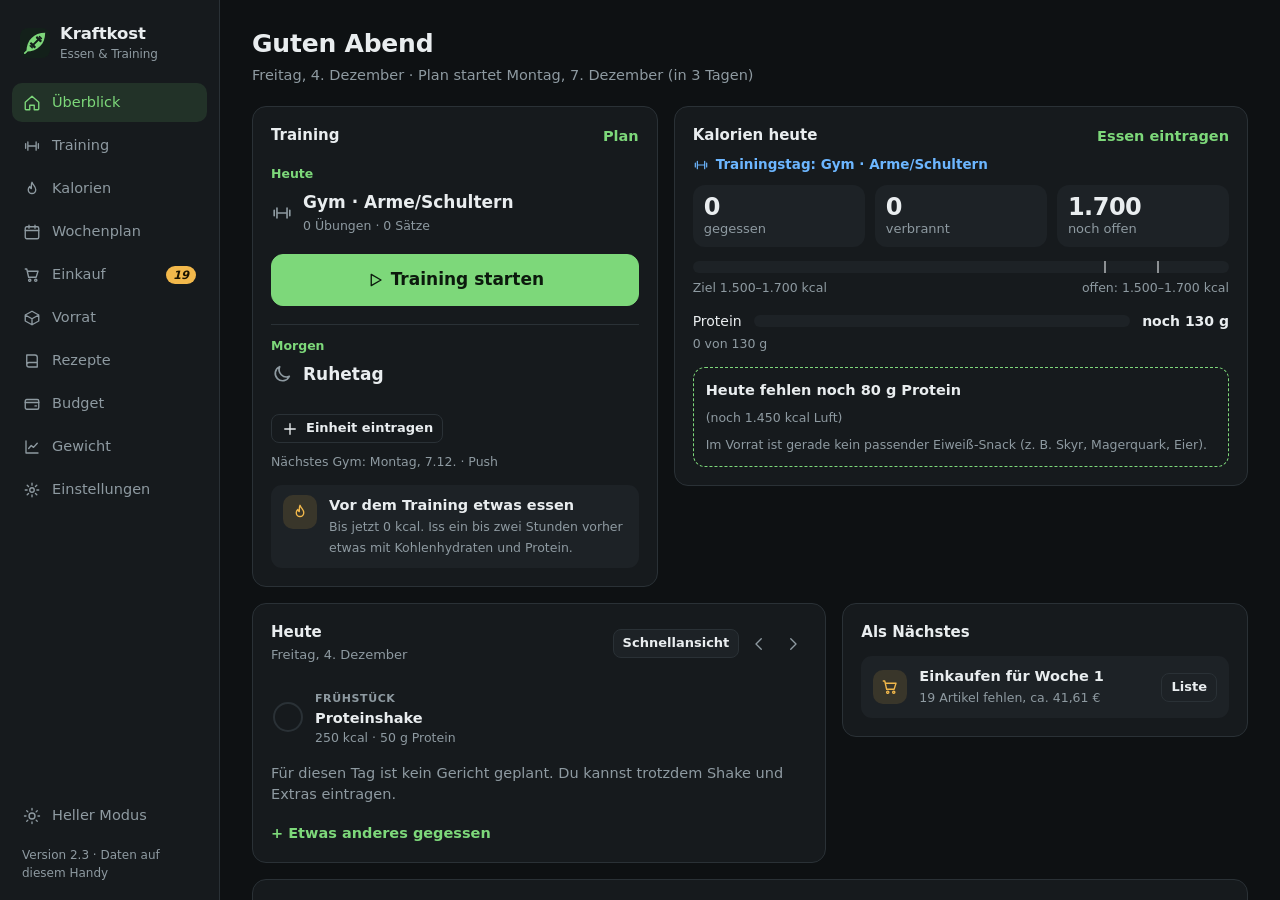
<file: index.html>
<!doctype html>
<html lang="de" data-theme="dark">
<head>
<meta charset="utf-8">
<meta name="viewport" content="width=device-width, initial-scale=1, viewport-fit=cover">
<meta name="theme-color" content="#0e1113">
<meta name="mobile-web-app-capable" content="yes">
<meta name="apple-mobile-web-app-capable" content="yes">
<meta name="apple-mobile-web-app-status-bar-style" content="black-translucent">
<meta name="apple-mobile-web-app-title" content="Kraftkost">
<title>Kraftkost</title>
<link rel="manifest" href="manifest.webmanifest">
<link rel="icon" href="icon.svg" type="image/svg+xml">
<link rel="apple-touch-icon" href="apple-touch-icon.png">
<link rel="stylesheet" href="app.css">
<style>
  .boot { display: grid; place-items: center; height: 100vh; height: 100dvh; padding: 24px; text-align: center; color: var(--muted); }
  .boot img { width: 64px; height: 64px; margin-bottom: 14px; }
  .boot b { display: block; color: var(--text); font-size: 17px; margin-bottom: 4px; }
  .boot.err b { color: var(--red); }
</style>
</head>
<body>
<div id="boot" class="boot"><div><img src="icon.svg" alt=""><b>Kraftkost</b><span id="bootMsg">Wird geladen …</span></div></div>
<div id="app" hidden>
  <nav class="side" id="nav"></nav>
  <main id="view"></main>
</div>
<div id="modal" class="modal" hidden></div>
<div id="toast" class="toast" hidden></div>
<div id="offline" class="offline" hidden><div class="offline-box"><h2>Fehler</h2><p>Bitte die App neu öffnen.</p></div></div>
<script src="wasm_exec.js"></script>
<script>
(function () {
  try { if (localStorage.getItem('mealprep-theme') === 'light') document.documentElement.dataset.theme = 'light'; } catch (e) {}
  var bootErr = function (msg) {
    var b = document.getElementById('boot'); b.classList.add('err');
    b.querySelector('b').textContent = 'Die App konnte nicht starten';
    document.getElementById('bootMsg').textContent = msg;
  };
  if (!('WebAssembly' in window)) return bootErr('Dein Browser ist zu alt. Bitte Chrome oder Safari aktualisieren.');
  window.mpReady = function (err) {
    if (err) return bootErr(err);
    document.getElementById('boot').remove();
    document.getElementById('app').hidden = false;
    var s = document.createElement('script'); s.src = 'app.js'; document.body.appendChild(s);
  };
  var go = new Go();
  var load = WebAssembly.instantiateStreaming
    ? WebAssembly.instantiateStreaming(fetch('main.wasm'), go.importObject).catch(function () {
        return fetch('main.wasm').then(function (r) { return r.arrayBuffer(); }).then(function (b) { return WebAssembly.instantiate(b, go.importObject); });
      })
    : fetch('main.wasm').then(function (r) { return r.arrayBuffer(); }).then(function (b) { return WebAssembly.instantiate(b, go.importObject); });
  load.then(function (res) { go.run(res.instance); })
      .catch(function (e) { bootErr('Laden fehlgeschlagen (' + e.message + '). Beim ersten Start braucht die App Internet.'); });
  if ('serviceWorker' in navigator && location.protocol !== 'file:') {
    // Neue Version auf dem Server: Sobald sie geladen ist, einmal neu starten (Daten bleiben erhalten).
    var hadController = !!navigator.serviceWorker.controller, reloaded = false;
    navigator.serviceWorker.addEventListener('controllerchange', function () {
      if (hadController && !reloaded) { reloaded = true; location.reload(); }
    });
    navigator.serviceWorker.register('sw.js').then(function (r) { if (navigator.onLine) r.update().catch(function () {}); }).catch(function () {});
  }
})();
</script>
</body>
</html>
</file>
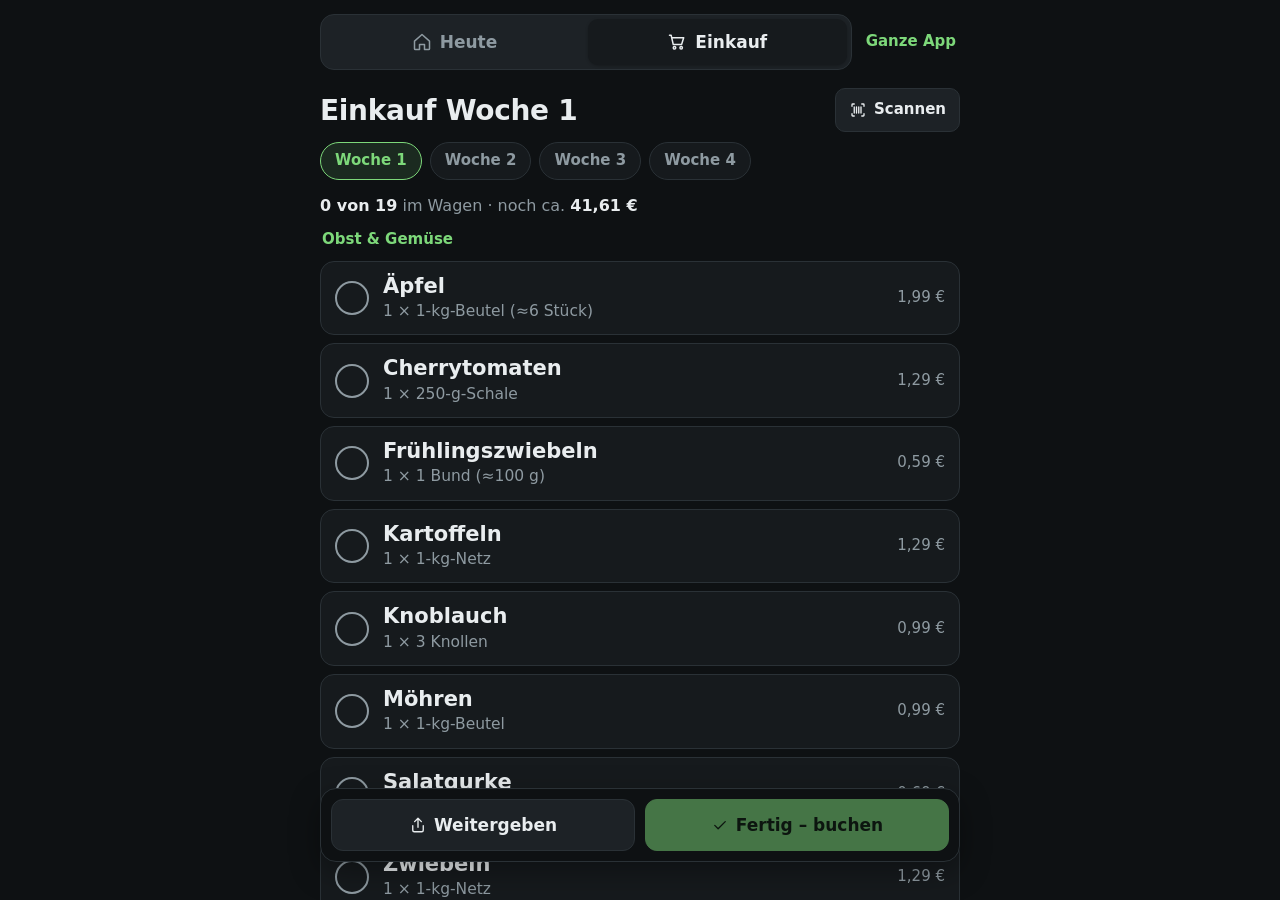
<file: einkaufsliste.html>
<!doctype html>
<html lang="de"><head><meta charset="utf-8"><meta name="viewport" content="width=device-width, initial-scale=1">
<title>Kraftkost – Einkaufsliste</title><link rel="manifest" href="manifest.webmanifest"><link rel="apple-touch-icon" href="apple-touch-icon.png">
<meta http-equiv="refresh" content="0; url=./?v=einkauf">
<script>location.replace('./?v=einkauf');</script></head>
<body style="background:#0e1113;color:#e9edef;font-family:system-ui;padding:24px">Öffne Kraftkost – Einkaufsliste …</body></html>
</file>
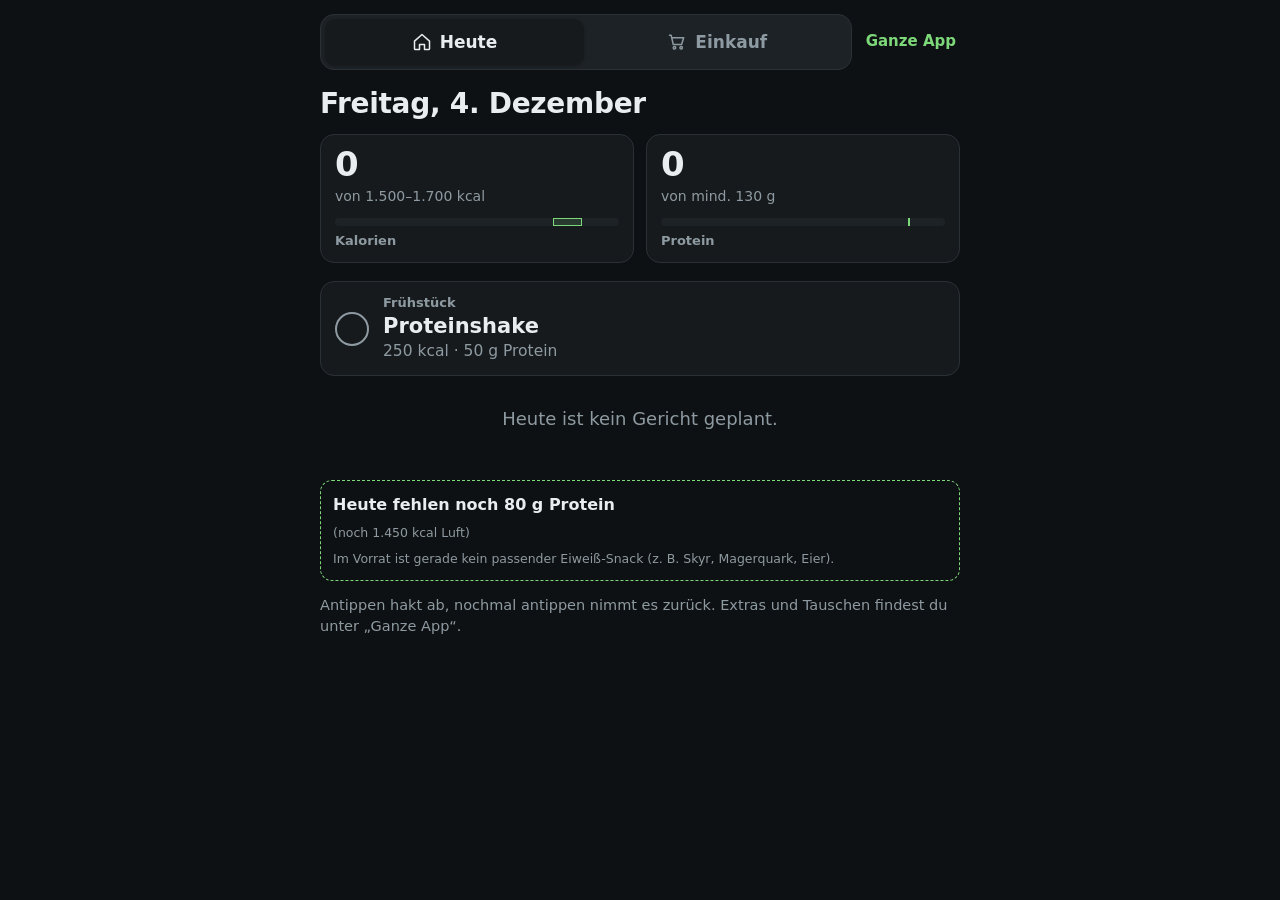
<file: heute.html>
<!doctype html>
<html lang="de"><head><meta charset="utf-8"><meta name="viewport" content="width=device-width, initial-scale=1">
<title>Kraftkost – Heute</title><link rel="manifest" href="manifest.webmanifest"><link rel="apple-touch-icon" href="apple-touch-icon.png">
<meta http-equiv="refresh" content="0; url=./?v=heute">
<script>location.replace('./?v=heute');</script></head>
<body style="background:#0e1113;color:#e9edef;font-family:system-ui;padding:24px">Öffne Kraftkost – Heute …</body></html>
</file>
<file: app.css>
:root {
  --bg: #0e1113; --surface: #161a1d; --surface2: #1d2226; --line: #2a3136; --text: #e9edef; --muted: #8e9aa1;
  --accent: #7dd87a; --accent-ink: #0c1a0d; --amber: #f2b84b; --red: #f0736a; --blue: #6cb6ff;
  --ok-bg: rgba(125,216,122,.12); --warn-bg: rgba(242,184,75,.13); --bad-bg: rgba(240,115,106,.13);
  --shadow: 0 10px 30px rgba(0,0,0,.35); --radius: 14px;
  color-scheme: dark;
}
[data-theme="light"] {
  --bg: #f3f5f4; --surface: #ffffff; --surface2: #f0f3f1; --line: #dfe5e2; --text: #18201c; --muted: #647069;
  --accent: #2f9e4f; --accent-ink: #ffffff; --amber: #b9770a; --red: #cf4a40; --blue: #1f6fd0;
  --ok-bg: rgba(47,158,79,.11); --warn-bg: rgba(185,119,10,.12); --bad-bg: rgba(207,74,64,.10);
  --shadow: 0 10px 30px rgba(20,40,30,.12);
  color-scheme: light;
}
* { box-sizing: border-box; }
html, body { height: 100%; }
body { margin: 0; background: var(--bg); color: var(--text); font: 14.5px/1.45 "Segoe UI Variable Text", "Segoe UI", system-ui, -apple-system, Roboto, sans-serif; -webkit-font-smoothing: antialiased; }
h1, h2, h3, p { margin: 0; }
button, input, select { font: inherit; color: inherit; }
button { cursor: pointer; }
svg.ic { width: 18px; height: 18px; fill: none; stroke: currentColor; stroke-width: 1.8; stroke-linecap: round; stroke-linejoin: round; flex: none; }

#app { display: grid; grid-template-columns: 220px 1fr; height: 100vh; }
.side { background: var(--surface); border-right: 1px solid var(--line); padding: 18px 12px; display: flex; flex-direction: column; gap: 4px; overflow-y: auto; }
.brand { display: flex; align-items: center; gap: 10px; padding: 4px 8px 16px; font-weight: 700; font-size: 16.5px; letter-spacing: -.1px; }
.brand img { border-radius: 8px; }
.brand img { width: 30px; height: 30px; }
.brand small { display: block; font-weight: 400; color: var(--muted); font-size: 12px; }
.nav-btn { display: flex; align-items: center; gap: 11px; width: 100%; padding: 9px 11px; border: 0; background: none; border-radius: 10px; color: var(--muted); text-align: left; font-weight: 500; }
.nav-btn:hover { background: var(--surface2); color: var(--text); }
.nav-btn.on { background: var(--ok-bg); color: var(--accent); }
.nav-btn .count { margin-left: auto; background: var(--amber); color: #1b1300; font-size: 11.5px; font-weight: 700; border-radius: 99px; padding: 0 7px; line-height: 18px; }
.side .spacer { flex: 1; }
.side-foot { color: var(--muted); font-size: 12px; padding: 8px 10px 0; }

#view { overflow-y: auto; padding: 26px 32px 60px; }
.page-head { display: flex; align-items: flex-end; justify-content: space-between; gap: 16px; margin-bottom: 20px; flex-wrap: wrap; }
.page-head h1 { font-size: 25px; font-weight: 650; letter-spacing: -.2px; }
.page-head p { color: var(--muted); margin-top: 3px; }
.loading { color: var(--muted); padding: 40px; }

.grid { display: grid; gap: 16px; }
.dash { grid-template-columns: repeat(12, 1fr); align-items: start; }
.c-7 { grid-column: span 7; } .c-5 { grid-column: span 5; } .c-4 { grid-column: span 4; } .c-6 { grid-column: span 6; } .c-8 { grid-column: span 8; } .c-12 { grid-column: span 12; }
.card { background: var(--surface); border: 1px solid var(--line); border-radius: var(--radius); padding: 18px; min-width: 0; }
.card-head { display: flex; align-items: center; justify-content: space-between; gap: 10px; margin-bottom: 12px; }
.card-head h2 { font-size: 15px; font-weight: 650; }
.card-head .sub { color: var(--muted); font-size: 13px; }
.muted { color: var(--muted); }
.small { font-size: 12.5px; }
.link { background: none; border: 0; padding: 0; color: var(--accent); font-weight: 550; }
.link:hover { text-decoration: underline; }

.btn { display: inline-flex; align-items: center; justify-content: center; gap: 7px; border: 1px solid var(--line); background: var(--surface2); border-radius: 10px; padding: 7px 13px; font-weight: 550; white-space: nowrap; }
.btn:hover { border-color: var(--muted); }
.btn.primary { background: var(--accent); border-color: var(--accent); color: var(--accent-ink); }
.btn.primary:hover { filter: brightness(1.07); }
.btn.danger { color: var(--red); }
.btn.sm { padding: 4px 9px; font-size: 13px; border-radius: 8px; }
.btn.ghost { background: none; }
.btn[disabled] { opacity: .5; cursor: default; }
.icon-btn { display: inline-grid; place-items: center; width: 30px; height: 30px; border-radius: 8px; border: 1px solid transparent; background: none; color: var(--muted); }
.icon-btn:hover { background: var(--surface2); color: var(--text); border-color: var(--line); }

input[type=text], input[type=number], input[type=date], input[type=search], input[type=url], select { background: var(--surface2); border: 1px solid var(--line); border-radius: 9px; padding: 7px 10px; min-width: 0; }
input:focus, select:focus, button:focus-visible { outline: 2px solid var(--accent); outline-offset: 1px; }
label.f { display: flex; flex-direction: column; gap: 4px; font-size: 12.5px; color: var(--muted); min-width: 0; }
label.f input, label.f select { color: var(--text); font-size: 14.5px; }
.form-row { display: flex; gap: 10px; align-items: flex-end; flex-wrap: wrap; }
.form-row .grow { flex: 1 1 160px; }
label.chk { display: inline-flex; align-items: center; gap: 7px; padding-bottom: 8px; }

/* Heute */
.daynav { display: flex; align-items: center; gap: 4px; }
.rows { display: flex; flex-direction: column; }
.row { display: flex; align-items: center; gap: 12px; padding: 10px 2px; border-top: 1px solid var(--line); }
.row:first-child { border-top: 0; }
.row .body { flex: 1; min-width: 0; }
.row .title { font-weight: 550; white-space: nowrap; overflow: hidden; text-overflow: ellipsis; }
.row .title button { background: none; border: 0; padding: 0; font-weight: inherit; text-align: left; }
.row .title button:hover { color: var(--accent); }
.row .meta { color: var(--muted); font-size: 12.5px; }
.row.done .title { color: var(--muted); }
.row.skipped .title { text-decoration: line-through; color: var(--muted); }
.slot { font-size: 11px; text-transform: uppercase; letter-spacing: .6px; color: var(--muted); font-weight: 650; }
.check { width: 30px; height: 30px; flex: none; border-radius: 50%; border: 2px solid var(--line); background: none; display: grid; place-items: center; color: transparent; }
.check:hover { border-color: var(--accent); color: var(--accent); }
.check.on { background: var(--accent); border-color: var(--accent); color: var(--accent-ink); }
.check svg { width: 16px; height: 16px; stroke-width: 2.6; }
.tag { display: inline-flex; align-items: center; gap: 5px; font-size: 11.5px; font-weight: 600; border-radius: 99px; padding: 2px 9px; background: var(--surface2); color: var(--muted); white-space: nowrap; }
.tag.ok { background: var(--ok-bg); color: var(--accent); }
.tag.warn { background: var(--warn-bg); color: var(--amber); }
.tag.bad { background: var(--bad-bg); color: var(--red); }
.tag.blue { background: rgba(108,182,255,.13); color: var(--blue); }

/* Bilanz */
.gauge { margin-top: 6px; }
.gauge + .gauge { margin-top: 20px; }
.gauge-top { display: flex; align-items: baseline; justify-content: space-between; gap: 8px; }
.gauge-top b { font-size: 26px; font-weight: 650; letter-spacing: -.5px; }
.gauge-top span { color: var(--muted); font-size: 13px; }
.bar { position: relative; height: 12px; border-radius: 99px; background: var(--surface2); margin: 9px 0 6px; overflow: hidden; }
.bar .zone { position: absolute; top: 0; bottom: 0; background: repeating-linear-gradient(135deg, rgba(125,216,122,.28) 0 5px, rgba(125,216,122,.12) 5px 10px); }
.bar .plan { position: absolute; top: 0; bottom: 0; left: 0; background: var(--line); border-radius: 99px; }
.bar .fill { position: absolute; top: 0; bottom: 0; left: 0; background: var(--accent); border-radius: 99px; transition: width .35s ease; }
.bar .fill.amber { background: var(--amber); }
.bar .fill.red { background: var(--red); }
.bar .mark { position: absolute; top: -2px; bottom: -2px; width: 2px; background: var(--text); opacity: .65; }
.gauge-foot { display: flex; justify-content: space-between; gap: 8px; color: var(--muted); font-size: 12.5px; }

/* Aufgaben */
.task { display: flex; gap: 12px; align-items: center; padding: 10px 12px; border-radius: 11px; background: var(--surface2); margin-top: 8px; }
.task:first-of-type { margin-top: 0; }
.task .dot { width: 34px; height: 34px; border-radius: 10px; display: grid; place-items: center; flex: none; background: var(--ok-bg); color: var(--accent); }
.task.warn .dot { background: var(--warn-bg); color: var(--amber); }
.task.bad .dot { background: var(--bad-bg); color: var(--red); }
.task.info .dot { background: rgba(108,182,255,.13); color: var(--blue); }
.task .body { flex: 1; min-width: 0; }
.task .body b { display: block; font-weight: 600; }
.task .body span { color: var(--muted); font-size: 12.5px; }

/* Wochenstreifen */
.strip { display: grid; grid-template-columns: repeat(6, 1fr); gap: 8px; }
.strip button { background: var(--surface2); border: 1px solid transparent; border-radius: 11px; padding: 9px 6px; text-align: center; }
.strip button:hover { border-color: var(--line); }
.strip button.today { border-color: var(--accent); }
.strip button.sel { background: var(--ok-bg); }
.strip .wd { font-size: 12px; color: var(--muted); font-weight: 600; }
.strip .dn { font-size: 16px; font-weight: 650; }
.dots { display: flex; gap: 4px; justify-content: center; margin-top: 6px; min-height: 8px; }
.dots i { width: 8px; height: 8px; border-radius: 50%; background: var(--line); }
.dots i.e { background: var(--accent); }
.dots i.s { background: transparent; border: 1.5px dashed var(--muted); }
.strip .kc { font-size: 11.5px; color: var(--muted); margin-top: 4px; }

.big { font-size: 30px; font-weight: 650; letter-spacing: -.6px; }
.big.neg { color: var(--red); }
.list { display: flex; flex-direction: column; gap: 8px; }
.li { display: flex; justify-content: space-between; gap: 10px; align-items: baseline; }
.li .n { min-width: 0; overflow: hidden; text-overflow: ellipsis; white-space: nowrap; }
.empty { color: var(--muted); padding: 6px 0; }

/* Wochenplan */
.tabs { display: flex; gap: 6px; flex-wrap: wrap; }
.tab { border: 1px solid var(--line); background: var(--surface); border-radius: 10px; padding: 7px 13px; color: var(--muted); font-weight: 550; text-align: left; }
.tab small { display: block; font-weight: 400; font-size: 11.5px; }
.tab.on { border-color: var(--accent); color: var(--text); background: var(--ok-bg); }
.banner { display: flex; align-items: center; gap: 12px; background: var(--warn-bg); color: var(--amber); border-radius: 11px; padding: 10px 14px; margin-bottom: 14px; font-weight: 550; }
.banner .btn { margin-left: auto; }
.day { display: grid; grid-template-columns: 150px 1fr; gap: 16px; padding: 14px 18px; }
.day + .day { margin-top: 10px; }
.day.today { border-color: var(--accent); }
.day.past { opacity: .8; }
.day-info .wd { font-weight: 650; font-size: 15px; }
.day-info .tot { margin-top: 8px; display: flex; flex-direction: column; gap: 4px; align-items: flex-start; }
.day-main { min-width: 0; }
.cooks { display: flex; flex-wrap: wrap; gap: 8px; margin-bottom: 10px; }
.cook { display: flex; align-items: center; gap: 10px; background: var(--warn-bg); border-radius: 10px; padding: 6px 8px 6px 12px; font-size: 13.5px; }
.cook.done { background: var(--ok-bg); }
.cook b { font-weight: 600; }
.slots { display: grid; grid-template-columns: 1fr 1fr 1fr; gap: 10px; }
.meal { background: var(--surface2); border: 1px solid transparent; border-radius: 11px; padding: 9px 11px; min-height: 76px; display: flex; flex-direction: column; gap: 3px; }
.meal.none { background: none; border: 1px dashed var(--line); color: var(--muted); justify-content: center; align-items: center; font-size: 12.5px; }
.meal.eaten { background: var(--ok-bg); }
.meal.skipped .mname { text-decoration: line-through; color: var(--muted); }
.meal.pick { border-color: var(--amber); }
.meal.cand { border-color: var(--amber); border-style: dashed; cursor: pointer; }
.meal.cand:hover { background: var(--warn-bg); }
.meal .mname { font-weight: 600; background: none; border: 0; padding: 0; text-align: left; line-height: 1.25; }
.meal .mname:hover { color: var(--accent); }
.meal .mmeta { color: var(--muted); font-size: 12.5px; }
.meal .mact { display: flex; gap: 2px; margin-top: auto; align-items: center; }
.meal .mact .check { width: 26px; height: 26px; margin-right: 4px; }
.meal .mact .check svg { width: 14px; height: 14px; }

/* Rezepte */
.recipes { grid-template-columns: repeat(auto-fill, minmax(260px, 1fr)); }
.rcard { text-align: left; background: var(--surface); border: 1px solid var(--line); border-radius: var(--radius); padding: 16px; display: flex; flex-direction: column; gap: 8px; }
.rcard:hover { border-color: var(--accent); }
.rcard h3 { font-size: 15px; font-weight: 650; line-height: 1.3; }
.rcard .facts { display: flex; flex-wrap: wrap; gap: 6px; margin-top: auto; }
.nut { display: grid; grid-template-columns: repeat(4, 1fr); gap: 8px; margin: 14px 0; }
.nut div { background: var(--surface2); border-radius: 10px; padding: 9px; text-align: center; }
.nut b { display: block; font-size: 18px; }
.nut span { color: var(--muted); font-size: 12px; }
.cols { display: grid; grid-template-columns: 5fr 7fr; gap: 24px; }
.ings { list-style: none; padding: 0; margin: 0; }
.ings li { display: flex; justify-content: space-between; gap: 10px; padding: 5px 0; border-bottom: 1px solid var(--line); }
.ings li span:last-child { color: var(--muted); white-space: nowrap; }
ol.steps { padding-left: 20px; margin: 0; display: flex; flex-direction: column; gap: 9px; }
h4 { margin: 0 0 8px; font-size: 12px; text-transform: uppercase; letter-spacing: .6px; color: var(--muted); }

/* Tabellen */
table { width: 100%; border-collapse: collapse; }
th { text-align: left; font-size: 11.5px; text-transform: uppercase; letter-spacing: .5px; color: var(--muted); font-weight: 650; padding: 6px 8px; }
td { padding: 9px 8px; border-top: 1px solid var(--line); vertical-align: middle; }
td.num, th.num { text-align: right; white-space: nowrap; }
tr.cat td { background: var(--surface2); font-size: 12px; font-weight: 650; color: var(--muted); text-transform: uppercase; letter-spacing: .5px; padding: 5px 8px; }
td .sub { color: var(--muted); font-size: 12.5px; }
td.act { white-space: nowrap; text-align: right; width: 1%; }
td input[type=number] { width: 86px; }
.sumbar { display: flex; gap: 12px; align-items: flex-end; flex-wrap: wrap; margin-top: 16px; padding-top: 16px; border-top: 1px solid var(--line); }
.sumbar .total { margin-right: auto; }
.wkbars { display: flex; gap: 14px; align-items: flex-end; height: 120px; padding-top: 6px; }
.wkbars .wb { flex: 1; max-width: 90px; display: flex; flex-direction: column; align-items: center; gap: 5px; height: 100%; justify-content: flex-end; font-size: 12px; color: var(--muted); }
.wkbars .col { width: 100%; background: var(--accent); border-radius: 7px 7px 3px 3px; min-height: 3px; }
.wkbars .col.over { background: var(--red); }
.wkbars { position: relative; }

.settings { grid-template-columns: repeat(auto-fit, minmax(340px, 1fr)); align-items: start; }
.stack { display: flex; flex-direction: column; gap: 12px; }
.path { font-family: Consolas, monospace; font-size: 12.5px; background: var(--surface2); border-radius: 8px; padding: 7px 9px; word-break: break-all; }

/* Modal / Toast */
.modal { position: fixed; inset: 0; background: rgba(0,0,0,.55); display: grid; place-items: center; padding: 24px; z-index: 20; }
.modal[hidden], .toast[hidden], .offline[hidden] { display: none; }
.sheet { background: var(--surface); border: 1px solid var(--line); border-radius: 16px; box-shadow: var(--shadow); width: min(860px, 100%); max-height: 100%; overflow-y: auto; padding: 24px; }
.sheet.narrow { width: min(460px, 100%); }
.sheet-head { display: flex; justify-content: space-between; align-items: flex-start; gap: 14px; margin-bottom: 6px; }
.sheet-head h2 { font-size: 20px; font-weight: 650; line-height: 1.25; }
.sheet-foot { display: flex; justify-content: flex-end; gap: 10px; margin-top: 20px; }
.toast { position: fixed; left: 50%; bottom: 26px; transform: translateX(-50%); background: var(--text); color: var(--bg); padding: 10px 16px; border-radius: 11px; box-shadow: var(--shadow); max-width: min(680px, 90vw); z-index: 30; font-weight: 550; }
.toast.err { background: var(--red); color: #fff; }
.offline { position: fixed; inset: 0; background: var(--bg); display: grid; place-items: center; z-index: 40; text-align: center; padding: 30px; }
.offline-box { max-width: 420px; }
.offline-box h2 { margin-bottom: 10px; }

@media (max-width: 1080px) {
  #app { grid-template-columns: 64px 1fr; }
  .nav-btn span, .brand div, .side-foot, .nav-btn .count { display: none; }
  .nav-btn { justify-content: center; padding: 11px; }
  .brand { justify-content: center; padding: 4px 0 14px; }
  #view { padding: 20px; }
  .c-7, .c-5, .c-4, .c-6, .c-8 { grid-column: span 12; }
  .day { grid-template-columns: 1fr; gap: 10px; }
  .day-info { display: flex; justify-content: space-between; align-items: center; }
  .day-info .tot { flex-direction: row; margin-top: 0; }
  .cols { grid-template-columns: 1fr; }
}
@media (max-width: 680px) {
  .slots { grid-template-columns: 1fr; }
  .meal { min-height: 0; }
}

/* Bewertung und Gewicht */
.tag.star { background: var(--warn-bg); color: var(--amber); }
.tag.star svg.ic { width: 12px; height: 12px; fill: currentColor; }
.stars { display: flex; align-items: center; gap: 2px; margin: 4px 0 14px; }
.stars .muted { margin-right: 8px; }
.star-btn { border: 0; background: none; padding: 4px; color: var(--line); border-radius: 6px; }
.star-btn svg.ic { width: 22px; height: 22px; }
.star-btn.on { color: var(--amber); }
.star-btn.on svg.ic { fill: currentColor; }
.star-btn:hover { color: var(--amber); }
.statrow { display: flex; gap: 34px; flex-wrap: wrap; }
.wchart { width: 100%; height: auto; display: block; }
.wchart .g { stroke: var(--line); stroke-width: 1; }
.wchart text { fill: var(--muted); font-size: 12px; }
.wchart polyline { fill: none; stroke: var(--accent); stroke-width: 2.5; stroke-linejoin: round; stroke-linecap: round; }
.wchart circle { fill: var(--surface); stroke: var(--accent); stroke-width: 2; }

/* Handy: Leiste unten statt Seitenleiste */
.more-btn { display: none; }
.more-list { display: grid; gap: 6px; margin-top: 10px; }
.more-item { display: flex; align-items: center; gap: 12px; padding: 13px 12px; border: 1px solid var(--line); background: var(--surface2); border-radius: 12px; text-align: left; font-weight: 550; position: relative; }
.more-item.on { border-color: var(--accent); color: var(--accent); }
.more-item .count { margin-left: auto; background: var(--amber); color: #1b1300; font-size: 11.5px; font-weight: 700; font-style: normal; border-radius: 99px; padding: 0 8px; line-height: 19px; }
@media (max-width: 680px) {
  #app { grid-template-columns: 1fr; height: 100vh; height: 100dvh; }
  .side { position: fixed; z-index: 15; left: 0; right: 0; bottom: 0; flex-direction: row; gap: 0; padding: 5px 4px calc(5px + env(safe-area-inset-bottom)); border-right: 0; border-top: 1px solid var(--line); overflow: visible; }
  .side .brand, .side .spacer, .side-foot, .nav-btn:not(.prim):not(.more-btn) { display: none; }
  .nav-btn.prim, .more-btn { display: flex; flex: 1 1 0; flex-direction: column; align-items: center; gap: 3px; padding: 7px 0 5px; position: relative; border-radius: 10px; }
  .nav-btn.prim span, .more-btn span { display: block; font-size: 0; }
  .nav-btn.prim span::after, .more-btn span::after { content: attr(data-short); font-size: 11.5px; font-weight: 600; }
  .nav-btn.on { background: none; }
  .nav-btn .count { display: block; position: absolute; top: 2px; left: calc(50% + 6px); font-style: normal; font-size: 10.5px; line-height: 16px; padding: 0 5px; }
  #view { padding: calc(16px + env(safe-area-inset-top)) 14px calc(86px + env(safe-area-inset-bottom)); }
  .page-head { margin-bottom: 14px; }
  .page-head h1 { font-size: 22px; }
  .card { padding: 14px; }
  .toast { bottom: calc(80px + env(safe-area-inset-bottom)); max-width: calc(100% - 28px); }
  .modal { padding: 0; place-items: end stretch; z-index: 30; }
  .sheet { width: 100%; max-height: 92dvh; border-radius: 18px 18px 0 0; padding: 18px 16px calc(18px + env(safe-area-inset-bottom)); }
  .sheet.narrow { width: 100%; }
  input, select { font-size: 16px; }
  .form-row > .f, .form-row > label.f[style] { flex: 1 1 140px; width: auto !important; }
  .form-row > .btn { flex: 1 1 auto; }
  .tabs { flex-wrap: nowrap; overflow-x: auto; width: 100%; padding-bottom: 2px; }
  .tab { flex: none; }
  table, tbody, tr, td { display: block; }
  thead { display: none; }
  tr { border-top: 1px solid var(--line); padding: 8px 0; display: flex; flex-wrap: wrap; align-items: center; gap: 2px 10px; }
  tr.cat { padding: 0; border: 0; }
  tr.cat td { width: 100%; }
  td { border: 0; padding: 2px 0; }
  td { flex: 0 1 auto; }
  td:has(> b), td:has(> form) { flex: 1 1 55%; min-width: 0; }
  td.sub { flex: 1 1 200px; }
  td:has(> input[type=checkbox]) { width: auto !important; }
  td.num, td.act { width: auto; margin-left: auto; }
  td input[type=number] { width: 92px; }
  .statrow { gap: 18px; }
  .row { flex-wrap: wrap; row-gap: 4px; }
  .row .body { flex: 1 1 140px; }
  .row .title { white-space: normal; }
  .row > .tag { order: 5; margin-left: 52px; }
  .li { flex-wrap: wrap; }
  .li .n { white-space: normal; }
  .big { font-size: 26px; }
}

/* ---------- Rezepte: Liste ---------- */
.rbar { display: flex; flex-direction: column; gap: 10px; margin-bottom: 16px; }
.rsearch { width: min(420px, 100%); background: var(--surface2); border: 1px solid var(--line); border-radius: 10px; padding: 8px 12px; color: var(--text); }
.chips { display: flex; flex-wrap: wrap; gap: 6px; align-items: center; }
.chip { border: 1px solid var(--line); background: var(--surface); color: var(--muted); border-radius: 99px; padding: 4px 11px; font-size: 13px; font-weight: 550; display: inline-flex; align-items: center; gap: 6px; }
.chip:hover { color: var(--text); border-color: var(--muted); }
.chip.on { background: var(--ok-bg); border-color: var(--accent); color: var(--accent); }
.chip.tagchip { font-weight: 500; }
.chip-input { border: 1px dashed var(--line); background: none; border-radius: 99px; padding: 4px 11px; font-size: 13px; width: 140px; color: var(--text); }
.sugg-dot { display: inline-block; width: 6px; height: 6px; border-radius: 50%; background: var(--accent); vertical-align: middle; }
.rcard-top { display: flex; justify-content: space-between; align-items: center; gap: 8px; }
.heart { color: var(--muted); }
.heart svg.ic { width: 18px; height: 18px; }
.heart.on { color: var(--red); }
.heart.on svg.ic { fill: currentColor; }
.head-actions { display: flex; gap: 4px; }
.warn-text { color: var(--amber); }
.grow { flex: 1; }
.steps li.sec { list-style: none; margin-left: -18px; font-weight: 650; margin-top: 6px; }

/* Hinweise */
.banner { display: flex; gap: 10px; align-items: flex-start; border-radius: 12px; padding: 10px 12px; margin: 8px 0 12px; }
.banner > div { display: flex; flex-direction: column; gap: 2px; }
.banner span { font-size: 13px; }
.banner.bad { background: var(--bad-bg); color: var(--red); }
.banner.bad span { color: var(--text); }
.banner.warn { background: var(--warn-bg); color: var(--amber); }
.banner.warn span { color: var(--text); }
.fitline { display: flex; gap: 8px; align-items: flex-start; font-size: 13.5px; font-weight: 550; }
.fitline.ok { color: var(--accent); }
.fitline.low { color: var(--blue); }
.fitline.high, .fitline.protein { color: var(--amber); }

/* ---------- Editor ---------- */
.sheet.wide { width: min(1120px, 100%); }
.ed-grid { display: grid; grid-template-columns: minmax(0, 7fr) minmax(0, 5fr); gap: 24px; margin-top: 8px; }
.h3 { font-size: 15px; font-weight: 650; }
textarea { background: var(--surface2); border: 1px solid var(--line); border-radius: 9px; padding: 8px 10px; color: var(--text); font: inherit; font-size: 14px; resize: vertical; width: 100%; }
textarea:focus { outline: 2px solid var(--accent); outline-offset: 1px; }
label.f textarea { color: var(--text); }
.form-row.nums > .f { flex: 1 1 90px; }
.form-row.nums input { width: 100%; }
.elines { display: flex; flex-direction: column; gap: 6px; }
.eline { border: 1px solid var(--line); border-left-width: 3px; border-radius: 10px; padding: 9px 11px; display: grid; grid-template-columns: minmax(0, 1fr) auto; gap: 6px 12px; align-items: center; background: var(--surface); }
.eline.ok { border-left-color: var(--accent); }
.eline.warn { border-left-color: var(--amber); background: linear-gradient(90deg, var(--warn-bg), transparent 60%); }
.eline.muted { border-left-color: var(--line); }
.eline.muted .eline-text > span:last-of-type { color: var(--muted); }
.eline.flagged { border-color: var(--red); border-left-color: var(--red); }
.eline-text { display: flex; flex-wrap: wrap; align-items: center; gap: 4px 8px; min-width: 0; }
.eline-text > span:nth-child(2) { font-weight: 550; overflow-wrap: anywhere; }
.state { font-size: 11px; font-weight: 650; border-radius: 99px; padding: 1px 8px; white-space: nowrap; }
.state.ok { background: var(--ok-bg); color: var(--accent); }
.state.warn { background: var(--warn-bg); color: var(--amber); }
.state.muted { background: var(--surface2); color: var(--muted); }
.eline-map { display: flex; gap: 8px; align-items: center; }
.eline-map select { max-width: 230px; }
.gin { display: inline-flex; align-items: center; gap: 4px; color: var(--muted); font-size: 13px; }
.gin input { width: 78px; text-align: right; }
.eline-note { grid-column: 1 / -1; color: var(--muted); font-size: 12px; margin-top: -2px; }
.niform { grid-column: 1 / -1; border-top: 1px dashed var(--line); margin-top: 6px; padding-top: 10px; display: flex; flex-direction: column; gap: 10px; }
.niform-head { display: flex; flex-direction: column; gap: 2px; }
.offlist { display: grid; gap: 6px; max-height: 260px; overflow-y: auto; }
.offitem { display: flex; flex-direction: column; align-items: flex-start; gap: 1px; text-align: left; border: 1px solid var(--line); background: var(--surface2); border-radius: 9px; padding: 7px 10px; }
.offitem:hover { border-color: var(--accent); }
.offitem span { color: var(--muted); font-size: 12.5px; }
.ed-summary { position: sticky; top: 0; background: var(--surface2); border-radius: 12px; padding: 12px; display: flex; flex-direction: column; gap: 8px; z-index: 1; }
.nut.compact { margin: 0; gap: 6px; }
.nut.compact div { background: var(--surface); padding: 7px 4px; }
.nut.compact b { font-size: 16px; }
.sheet-foot .grow { display: flex; align-items: center; gap: 6px; }

/* ---------- Einplanen & Vorschläge ---------- */
.planr-grid { display: grid; grid-template-columns: minmax(0, 5fr) minmax(0, 7fr); gap: 22px; margin-top: 10px; }
.plist { display: flex; flex-direction: column; gap: 12px; max-height: 60vh; overflow-y: auto; padding-right: 4px; }
.pgroup { display: flex; flex-direction: column; gap: 6px; }
.pbatch { display: flex; flex-direction: column; align-items: flex-start; gap: 1px; text-align: left; border: 1px solid var(--line); background: var(--surface); border-radius: 10px; padding: 8px 11px; }
.pbatch span { color: var(--muted); font-size: 12.5px; }
.pbatch:hover:not([disabled]) { border-color: var(--muted); }
.pbatch.on { border-color: var(--accent); background: var(--ok-bg); }
.pbatch[disabled] { opacity: .45; cursor: default; }
.preview { display: flex; flex-direction: column; gap: 12px; }
.budgetbox { display: flex; gap: 10px; align-items: flex-start; border-radius: 12px; padding: 10px 12px; }
.budgetbox > div { display: flex; flex-direction: column; gap: 3px; font-size: 13px; }
.budgetbox b { font-size: 14px; }
.budgetbox.ok { background: var(--ok-bg); color: var(--accent); }
.budgetbox.bad { background: var(--bad-bg); color: var(--red); }
.budgetbox > div span { color: var(--text); }
table.mini td, table.mini th { padding: 6px 6px; }
.sugg { border: 1px solid var(--line); border-radius: 12px; padding: 11px 13px; display: flex; flex-direction: column; gap: 6px; }
.sugg-head { display: flex; flex-direction: column; gap: 5px; }
.sugg ul { margin: 0; padding-left: 18px; color: var(--muted); font-size: 13px; }

@media (max-width: 900px) {
  .ed-grid, .planr-grid { grid-template-columns: minmax(0, 1fr); }
  .ed-summary { position: static; }
}
@media (max-width: 680px) {
  .sheet.wide, .sheet.planr { height: 100dvh; max-height: 100dvh; border-radius: 0; }
  .eline { grid-template-columns: minmax(0, 1fr); }
  .eline-map select { min-width: 0; }
  .eline-map { flex-wrap: wrap; }
  .eline-map select { max-width: none; flex: 1 1 180px; }
  .page-head > div:last-child { width: 100%; }
  .page-head .form-row .btn { flex: 1 1 auto; }
  .plist { max-height: none; }
  textarea { font-size: 16px; }
}

/* ---------- Schnellansicht (Heute / Einkauf) ---------- */
body.is-quick #app { grid-template-columns: 1fr; }
body.is-quick #nav { display: none; }
body.is-quick #view { padding: calc(14px + env(safe-area-inset-top)) 16px calc(28px + env(safe-area-inset-bottom)); }
.q { max-width: 640px; margin: 0 auto; font-size: 17px; }
.q-top { display: flex; align-items: center; gap: 10px; margin-bottom: 18px; }
.q-segs { display: flex; flex: 1; background: var(--surface2); border: 1px solid var(--line); border-radius: 14px; padding: 4px; gap: 4px; }
.q-seg { flex: 1; display: inline-flex; align-items: center; justify-content: center; gap: 8px; border: 0; background: none; border-radius: 10px; min-height: 46px; font-size: 17px; font-weight: 600; color: var(--muted); }
.q-seg.on { background: var(--surface); color: var(--text); box-shadow: 0 1px 3px rgba(0,0,0,.25); }
.q-seg svg.ic { width: 20px; height: 20px; }
.q-exit { border: 0; background: none; color: var(--accent); font-weight: 600; font-size: 15px; padding: 10px 4px; white-space: nowrap; }
.q-title { font-size: 28px; line-height: 1.15; font-weight: 700; letter-spacing: -.3px; margin: 2px 0 14px; }
.q-hint { display: flex; gap: 10px; align-items: flex-start; background: var(--warn-bg); color: var(--text); border-radius: 12px; padding: 12px 12px 12px 14px; margin-bottom: 16px; font-size: 15px; line-height: 1.4; }
.q-hint b { color: var(--amber); }
.q-stats { display: grid; grid-template-columns: 1fr 1fr; gap: 12px; margin-bottom: 18px; }
.q-stat { background: var(--surface); border: 1px solid var(--line); border-radius: 14px; padding: 12px 14px; }
.q-num b { display: block; font-size: 34px; line-height: 1.05; font-weight: 700; font-variant-numeric: tabular-nums; }
.q-num span { color: var(--muted); font-size: 14px; }
.q-stat.ok .q-num b { color: var(--accent); }
.q-stat.over .q-num b { color: var(--red); }
.q-bar { position: relative; height: 8px; background: var(--surface2); border-radius: 99px; margin-top: 10px; overflow: hidden; }
.q-bar i { position: absolute; inset: 0 auto 0 0; background: var(--text); opacity: .75; border-radius: 99px; }
.q-stat.ok .q-bar i { background: var(--accent); opacity: 1; }
.q-stat.over .q-bar i { background: var(--red); opacity: 1; }
.q-bar em { position: absolute; top: 0; bottom: 0; background: var(--ok-bg); outline: 1px solid var(--accent); outline-offset: -1px; }
.q-bar em.mark { width: 2px; background: var(--accent); outline: 0; }
.q-lbl { color: var(--muted); font-size: 13px; margin-top: 6px; font-weight: 600; }
.q-list { display: flex; flex-direction: column; gap: 8px; }
.q-row { display: flex; align-items: center; gap: 14px; width: 100%; text-align: left; min-height: 72px; padding: 12px 14px; background: var(--surface); border: 1px solid var(--line); border-radius: 14px; -webkit-tap-highlight-color: transparent; touch-action: manipulation; }
.q-row:active { transform: scale(.99); }
.q-check { width: 34px; height: 34px; flex: none; border-radius: 50%; border: 2.5px solid var(--muted); display: grid; place-items: center; color: transparent; }
.q-check svg.ic { width: 20px; height: 20px; stroke-width: 2.6; }
.q-row.on .q-check { background: var(--accent); border-color: var(--accent); color: var(--accent-ink); }
.q-row.on { background: var(--surface2); }
.q-row.on .q-name { color: var(--muted); }
.q-einkauf .q-row.on .q-name { text-decoration: line-through; text-decoration-thickness: 2px; }
.q-row.static { cursor: default; }
.q-body { flex: 1; min-width: 0; display: flex; flex-direction: column; gap: 1px; }
.q-slot { color: var(--muted); font-size: 13px; font-weight: 600; }
.q-name { font-size: 21px; line-height: 1.2; font-weight: 650; overflow-wrap: anywhere; }
.q-meta { color: var(--muted); font-size: 15.5px; }
.q-warn { color: var(--amber); font-weight: 600; }
.q-price { color: var(--muted); font-size: 15px; font-variant-numeric: tabular-nums; white-space: nowrap; }
.q-cat { font-size: 15px; font-weight: 700; color: var(--accent); margin: 16px 2px 2px; }
.q-cat:first-child { margin-top: 0; }
.q-weeks { display: flex; gap: 8px; margin: -4px 0 14px; flex-wrap: wrap; }
.q-weeks .chip { font-size: 15px; padding: 7px 14px; }
.q-sum { font-size: 16px; color: var(--muted); margin-bottom: 12px; }
.q-sum b { color: var(--text); }
.q-actions { position: sticky; bottom: calc(10px + env(safe-area-inset-bottom)); display: flex; gap: 10px; margin-top: 18px; padding: 10px; background: var(--bg); border: 1px solid var(--line); border-radius: 16px; box-shadow: var(--shadow); }
.q-actions .btn { flex: 1; }
.btn.q-big { min-height: 52px; font-size: 17px; border-radius: 12px; }
.q-empty { font-size: 18px; color: var(--muted); padding: 30px 4px; text-align: center; }
.q-foot { color: var(--muted); font-size: 14.5px; margin-top: 14px; line-height: 1.45; }
.q-opt { display: flex; align-items: center; gap: 10px; font-size: 16px; margin-top: 6px; }
.q-opt input { width: 22px; height: 22px; accent-color: var(--accent); }
.head-tools { justify-content: flex-end; margin-bottom: 8px; }
@media (max-width: 380px) { .q-num b { font-size: 29px; } .q-name { font-size: 19px; } }

/* ---------- Plan-Generator ---------- */
.sheet.gen { width: min(1080px, 100%); }
.eyebrow { color: var(--accent); font-size: 12.5px; font-weight: 650; }
.gen-grid { display: grid; grid-template-columns: minmax(0, 7fr) minmax(0, 5fr); gap: 20px; margin-top: 12px; }
.gslot { border: 1px solid var(--line); border-radius: 12px; padding: 10px 12px; display: grid; grid-template-columns: minmax(0, 1fr) auto; gap: 8px 12px; align-items: center; }
.gslot-main { display: flex; flex-direction: column; gap: 2px; min-width: 0; }
.gslot-main b { font-size: 15.5px; }
.gwhen { color: var(--muted); font-size: 12.5px; font-weight: 600; }
.gwhy { color: var(--accent); font-size: 12.5px; }
.gslot-act { display: flex; flex-direction: column; gap: 6px; align-items: stretch; }
.gslot-act select { max-width: 220px; }
.gsnacks { display: grid; gap: 6px; }
.gsnack { display: grid; grid-template-columns: 34px minmax(0, 1fr) auto; gap: 8px; align-items: center; }
.gsnack select { width: 100%; }
td.okc { color: var(--accent); font-weight: 650; }
td.warnc { color: var(--amber); font-weight: 650; }
.sheet-foot .grow { flex: 1; }
@media (max-width: 900px) { .gen-grid { grid-template-columns: minmax(0, 1fr); } }
@media (max-width: 680px) {
  .sheet.gen { height: 100dvh; max-height: 100dvh; border-radius: 0; }
  .gslot { grid-template-columns: minmax(0, 1fr); }
  .gslot-act { flex-direction: row; flex-wrap: wrap; }
  .gslot-act select { max-width: none; flex: 1 1 160px; }
  .sheet.gen .sheet-foot { flex-wrap: wrap; }
}

/* Rückgängig, Abgleich */
.toast.has-undo { display: flex; align-items: center; gap: 14px; }
.toast-undo { border: 0; background: none; color: var(--accent); font-weight: 700; padding: 4px 2px; white-space: nowrap; }
.toast.err .toast-undo { color: #fff; }
[data-theme="dark"] .toast-undo { color: #1e7a32; }
.syncrep { margin: 8px 0 12px; padding-left: 18px; display: grid; gap: 6px; }
details.restore summary { cursor: pointer; color: var(--muted); font-weight: 600; margin-top: 4px; }
details.restore[open] summary { margin-bottom: 10px; }
details.restore .f { margin-bottom: 10px; }
body.dropping::after { content: "Sync-Datei loslassen zum Zusammenführen"; position: fixed; inset: 12px; border: 3px dashed var(--accent); border-radius: 18px; background: rgba(0,0,0,.55); color: #fff; display: grid; place-items: center; font-size: 22px; font-weight: 700; z-index: 50; pointer-events: none; }

/* ---------- Kochmodus ---------- */
#modal[data-type="cookmode"] { padding: 0; }
.sheet.cook-sheet { width: min(860px, 100%); height: 100%; max-height: 100%; border-radius: 0; display: flex; flex-direction: column; gap: 14px; padding: calc(18px + env(safe-area-inset-top)) 22px calc(18px + env(safe-area-inset-bottom)); }
@media (min-width: 900px) { .sheet.cook-sheet { height: auto; max-height: 94vh; border-radius: 18px; } #modal[data-type="cookmode"] { padding: 24px; } }
.ctop { display: flex; justify-content: space-between; align-items: flex-start; gap: 12px; }
.ctop h2 { font-size: 24px; font-weight: 700; }
.cprog { height: 6px; background: var(--surface2); border-radius: 99px; overflow: hidden; }
.cprog i { display: block; height: 100%; background: var(--accent); }
.cstep { flex: 1; display: flex; flex-direction: column; gap: 14px; overflow-y: auto; }
.cnum { color: var(--accent); font-weight: 700; font-size: 17px; }
.ctext { font-size: 26px; line-height: 1.4; font-weight: 500; }
.cings { list-style: none; padding: 0; margin: 0; display: grid; gap: 8px; font-size: 21px; }
.cings b { display: inline-block; min-width: 120px; font-variant-numeric: tabular-nums; }
.cspice { font-size: 17px; color: var(--muted); }
.cport { display: flex; gap: 8px; }
.cport .icon-btn { width: 44px; height: 44px; font-size: 22px; border: 1px solid var(--line); border-radius: 10px; }
.cnav { display: flex; gap: 12px; }
.cnav .btn { flex: 1; }
.ctimers { display: flex; gap: 8px; flex-wrap: wrap; }
.ctimer { display: inline-flex; align-items: center; gap: 8px; border: 1px solid var(--line); background: var(--surface2); border-radius: 12px; padding: 8px 12px; font-size: 15px; }
.ctimer b { font-size: 20px; font-variant-numeric: tabular-nums; }
.ctimer span { color: var(--muted); font-size: 13px; }
.ctimer.ring { border-color: var(--amber); background: var(--warn-bg); animation: pulse 1s infinite; }
@keyframes pulse { 50% { opacity: .55; } }
@media (prefers-reduced-motion: reduce) { .ctimer.ring { animation: none; } }

/* ---------- Wochenrückblick ---------- */
.rv-grid { display: grid; grid-template-columns: repeat(5, minmax(0, 1fr)); gap: 12px; }
.rv { background: var(--surface2); border-radius: 12px; padding: 12px; display: flex; flex-direction: column; gap: 2px; }
.rv b { font-size: 26px; font-weight: 700; line-height: 1.1; font-variant-numeric: tabular-nums; }
.rv b small { font-size: 14px; font-weight: 600; color: var(--muted); }
.rv b.neg { color: var(--red); }
.rv span { font-size: 13px; color: var(--text); }
.rv em { font-style: normal; font-size: 12.5px; color: var(--muted); }
.rv .bar { margin-top: 6px; }
.rv-top { margin-top: 12px; }
.rv-top ul { list-style: none; padding: 0; margin: 6px 0 0; display: grid; gap: 4px; }
.rv-top li { display: flex; justify-content: space-between; gap: 10px; }
.rstars { color: var(--amber); letter-spacing: 1px; }
.rstars i { font-style: normal; color: var(--line); }
@media (max-width: 900px) { .rv-grid { grid-template-columns: repeat(2, minmax(0, 1fr)); } }

/* ---------- Preise, Scannen ---------- */
.link.strong { color: var(--text); font-weight: 650; text-align: left; }
.link.strong:hover { color: var(--accent); }
.scanbox { position: relative; border-radius: 14px; overflow: hidden; background: #000; aspect-ratio: 4 / 3; }
.scanbox video { width: 100%; height: 100%; object-fit: cover; display: block; }
.scanline { position: absolute; left: 12%; right: 12%; top: 50%; height: 2px; background: var(--red); box-shadow: 0 0 10px var(--red); }
.scanbox::after { content: ""; position: absolute; inset: 28% 10%; border: 2px solid rgba(255,255,255,.75); border-radius: 10px; }
.scanres { display: flex; flex-direction: column; gap: 4px; margin: 6px 0 12px; }
.scanres b { font-size: 17px; }
.q-titlerow { display: flex; align-items: center; justify-content: space-between; gap: 10px; }
.q-titlerow .q-title { margin-bottom: 14px; }
.btn.q-scan { min-height: 44px; font-size: 15px; margin-bottom: 14px; }

/* Kühlschrank, Schnell-Extras, Lückenfüller */
.fridge { list-style: none; padding: 0; margin: 0; display: grid; gap: 8px; }
.fr { display: flex; justify-content: space-between; align-items: center; gap: 10px; padding: 8px 10px; border-radius: 10px; background: var(--surface2); }
.fr.bad b { color: var(--red); }
.pill { font-size: 12px; font-weight: 650; padding: 3px 9px; border-radius: 99px; background: var(--surface); white-space: nowrap; }
.pill.ok { color: var(--accent); }
.pill.warn { color: var(--amber); }
.pill.bad { color: var(--red); }
.qx-row { display: flex; flex-wrap: wrap; gap: 6px; align-items: center; margin-top: 12px; }
.chip.qx span { color: var(--muted); font-size: 12px; margin-left: 4px; }
.pfill { margin-top: 14px; padding: 12px; border: 1px dashed var(--accent); border-radius: 12px; display: flex; flex-direction: column; gap: 8px; }
.fill-opts { display: grid; gap: 6px; }
.fill-opt { display: flex; justify-content: space-between; align-items: center; gap: 10px; text-align: left; border: 1px solid var(--line); background: var(--surface); border-radius: 10px; padding: 8px 10px; }
.fill-opt span { display: flex; flex-direction: column; }
.fill-opt em { font-style: normal; font-size: 12.5px; color: var(--muted); }
.fill-opt i { font-style: normal; color: var(--accent); font-weight: 650; font-size: 13.5px; white-space: nowrap; }
.fill-opt.over em { color: var(--amber); }
.q .pfill { margin-top: 18px; font-size: 16px; }
.q .fill-opt { min-height: 60px; font-size: 17px; }
.q .qx-row .chip.qx { font-size: 15px; padding: 9px 14px; }

/* Vorgekochtes bearbeiten */
.li.prep { flex-wrap: wrap; gap: 8px 14px; }
.li.prep .n { display: flex; flex-wrap: wrap; align-items: center; gap: 6px; }
.prep-act { display: flex; align-items: center; gap: 8px; margin-left: auto; }
.stepper { display: inline-flex; align-items: center; gap: 4px; border: 1px solid var(--line); border-radius: 10px; padding: 2px; }
.stepper .icon-btn { width: 34px; height: 34px; font-size: 18px; font-weight: 700; }
.stepper b { min-width: 92px; text-align: center; font-size: 14px; }
[hidden] { display: none !important; }
.card-head.stack-head { flex-direction: column; align-items: flex-start; gap: 2px; }
.toast.has-undo span { flex: 1; min-width: 0; }
@media (max-width: 680px) { .toast { width: min(92vw, 420px); } .prep-act { margin-left: 0; width: 100%; } .prep-act .stepper { margin-right: auto; } }

/* ---------- 2.0 Training ---------- */
.gym-hero { display: flex; align-items: center; justify-content: space-between; gap: 18px; flex-wrap: wrap; margin-bottom: 14px; }
.gym-hero h2 { font-size: 26px; font-weight: 700; line-height: 1.15; margin: 2px 0 4px; }
.gym-hero.on { border-color: var(--accent); background: linear-gradient(0deg, var(--ok-bg), var(--ok-bg)), var(--surface); }
.gym-hero .btn svg.ic, .g-done svg.ic { width: 18px; height: 18px; }
.tday-grid { display: grid; grid-template-columns: repeat(auto-fill, minmax(300px, 1fr)); gap: 14px; }
.tday.next { border-color: var(--accent); }
.tday .card-head { align-items: flex-start; margin-bottom: 8px; }
.tday .card-head h2 { font-size: 18px; }
.tday-act { display: flex; gap: 2px; }
.tday-list { list-style: none; padding: 0; margin: 0 0 10px; display: grid; gap: 6px; }
.tday-list li { display: flex; justify-content: space-between; gap: 10px; align-items: baseline; border-bottom: 1px solid var(--line); padding-bottom: 6px; }
.tday-list li span { white-space: nowrap; font-size: 13px; font-variant-numeric: tabular-nums; }
.exlist { display: grid; gap: 6px; }
.exrow { display: flex; justify-content: space-between; align-items: center; gap: 10px; width: 100%; text-align: left; background: var(--surface2); border: 1px solid transparent; border-radius: 10px; padding: 9px 12px; color: var(--text); min-height: 44px; }
.exrow:hover, .exrow.on { border-color: var(--accent); }
.exrow-n { display: flex; flex-direction: column; min-width: 0; }
.exrow-n b { font-weight: 600; }
.exrow-n small { color: var(--muted); font-size: 12px; }
.exrow-t { display: flex; gap: 5px; flex-wrap: wrap; justify-content: flex-end; flex: none; max-width: 50%; }
.lib-ctl select { min-width: 130px; }
.exfig { display: grid; grid-template-columns: 1fr; grid-template-rows: minmax(0, 1fr); background: #fff; border-radius: 12px; overflow: hidden; aspect-ratio: 1 / 1; width: 150px; cursor: pointer; flex: none; }
.exfig img { grid-area: 1 / 1; width: 100%; height: 100%; min-height: 0; object-fit: contain; }
.exfig img + img { animation: exflip 2.4s steps(1) infinite; }
@keyframes exflip { 0%, 49.9% { opacity: 0; } 50%, 100% { opacity: 1; } }
.exfig.paused { grid-template-columns: 1fr 1fr; aspect-ratio: 2 / 1; width: 300px; max-width: 100%; }
.exfig.paused img { grid-area: auto; }
.exfig.paused img + img { animation: none; opacity: 1; }
.exfig.big { width: 240px; }
.exfig.big.paused { width: 100%; }
@media (prefers-reduced-motion: reduce) { .exfig { grid-template-columns: 1fr 1fr; aspect-ratio: 2 / 1; width: 300px; max-width: 100%; } .exfig img { grid-area: auto; } .exfig img + img { animation: none; opacity: 1; } }
.exinfo-grid { display: flex; gap: 18px; align-items: flex-start; margin-top: 12px; }
.exinfo-grid > .stack { flex: 1; min-width: 0; }
.hint { border-left: 3px solid var(--accent); padding-left: 11px; }
.hint.bad { border-left-color: var(--amber); }
.hint b { font-size: 13px; }
.hint p { margin: 2px 0 0; max-width: 62ch; }
.ti-list { display: grid; gap: 8px; }
.ti { display: flex; gap: 6px; background: var(--surface2); border-radius: 12px; padding: 10px 10px 10px 4px; border: 1px solid transparent; }
.ti.dragging { border-color: var(--accent); box-shadow: var(--shadow); opacity: .92; }
.ti-grip { flex: none; width: 34px; border: 0; background: none; color: var(--muted); cursor: grab; touch-action: none; display: grid; place-items: center; border-radius: 8px; }
.ti-grip:hover { color: var(--text); background: var(--surface); }
.ti-main { flex: 1; min-width: 0; display: grid; gap: 8px; }
.ti-head { display: flex; justify-content: space-between; gap: 8px; align-items: center; }
.ti-fields { display: grid; grid-template-columns: repeat(6, minmax(0, 1fr)); gap: 8px; }
.ti-fields input { width: 100%; }
.ti-note { width: 100%; font-size: 13.5px; }
#modal[data-type="gym"] { padding: 0; }
.sheet.gym-sheet { width: min(620px, 100%); height: 100%; max-height: 100%; border-radius: 0; display: flex; flex-direction: column; gap: 12px; padding: calc(14px + env(safe-area-inset-top)) 18px calc(16px + env(safe-area-inset-bottom)); }
@media (min-width: 900px) { .sheet.gym-sheet { height: auto; min-height: 640px; max-height: 96vh; border-radius: 18px; } #modal[data-type="gym"] { padding: 20px; } }
.g-top { display: flex; justify-content: space-between; gap: 12px; align-items: flex-start; }
.g-top > div { flex: 1; min-width: 0; }
.g-prog { height: 6px; border-radius: 99px; background: var(--surface2); overflow: hidden; margin: 6px 0 4px; }
.g-prog i { display: block; height: 100%; background: var(--accent); border-radius: 99px; }
.g-x { width: 44px; height: 44px; border: 1px solid var(--line); border-radius: 12px; }
.g-main { flex: 1; display: flex; flex-direction: column; align-items: flex-start; gap: 6px; min-height: 0; }
.g-main .exfig.gymfig { width: 120px; align-self: flex-end; margin-bottom: -40px; }
.g-main .exfig.gymfig.paused { width: 100%; margin-bottom: 0; align-self: stretch; }
.g-set { color: var(--accent); font-weight: 700; font-size: 17px; }
.g-name { background: none; border: 0; padding: 0; text-align: left; color: var(--text); font-size: 30px; font-weight: 750; line-height: 1.12; letter-spacing: -.01em; margin: 0; }
.g-target { font-size: 18px; margin: 4px 0 0; font-variant-numeric: tabular-nums; }
.g-target .muted { font-size: 14px; }
.g-why { color: var(--muted); font-size: 14px; margin: 0; max-width: 56ch; }
.g-note { background: var(--warn-bg); color: var(--amber); border-radius: 8px; padding: 4px 10px; font-size: 14px; margin: 0; }
.g-log { display: flex; gap: 6px; flex-wrap: wrap; margin-top: 4px; }
.g-log .chip { min-height: 34px; font-variant-numeric: tabular-nums; }
.g-inputs { display: grid; grid-template-columns: 1fr 1fr; gap: 10px; }
.g-step { background: var(--surface2); border-radius: 14px; padding: 8px; display: grid; gap: 6px; }
.g-step > span { font-size: 12.5px; color: var(--muted); text-align: center; }
.g-step > div { display: grid; grid-template-columns: 52px minmax(0, 1fr) 52px; gap: 4px; align-items: center; }
.g-step input { width: 100%; text-align: center; font-size: 28px; font-weight: 700; background: none; border: 0; color: var(--text); padding: 0; font-variant-numeric: tabular-nums; -moz-appearance: textfield; }
.g-step input::-webkit-outer-spin-button, .g-step input::-webkit-inner-spin-button { -webkit-appearance: none; margin: 0; }
.g-pm { height: 52px; border-radius: 12px; border: 1px solid var(--line); background: var(--surface); color: var(--text); font-size: 26px; font-weight: 600; line-height: 1; touch-action: manipulation; }
.g-pm:active { background: var(--ok-bg); border-color: var(--accent); }
.g-feel { display: flex; gap: 8px; align-items: center; flex-wrap: wrap; }
.g-feel .chip { min-height: 38px; padding: 6px 16px; font-size: 14.5px; }
.btn.g-done { min-height: 68px; font-size: 21px; font-weight: 700; border-radius: 16px; width: 100%; justify-content: center; touch-action: manipulation; }
.g-row2 { display: grid; grid-template-columns: 1fr 1fr; gap: 8px; margin-top: 10px; }
.g-row3 { display: grid; grid-template-columns: repeat(3, 1fr); gap: 8px; }
.g-row2 .btn, .g-row3 .btn { justify-content: center; min-height: 46px; min-width: 0; }
.g-row3 .btn { flex-direction: column; gap: 3px; font-size: 13px; padding: 7px 4px; }
.sumlist { list-style: none; padding: 0; margin: 12px 0 0; }
.sumlist li { display: flex; justify-content: space-between; gap: 12px; align-items: baseline; padding: 8px 0; border-top: 1px solid var(--line); }
.sumlist li div { min-width: 0; }
.sumlist li span { display: block; color: var(--muted); font-size: 13.5px; font-variant-numeric: tabular-nums; }
.sumlist li span.tag { display: inline-flex; }
.sumlist em { font-style: normal; white-space: nowrap; font-variant-numeric: tabular-nums; }
.g-next { display: flex; align-items: baseline; gap: 10px; width: 100%; text-align: left; background: none; border: 0; border-top: 1px solid var(--line); padding: 10px 2px 0; color: var(--text); }
.g-next b { flex: 1; min-width: 0; overflow: hidden; text-overflow: ellipsis; white-space: nowrap; }
.g-panel { flex: 1; overflow-y: auto; display: flex; flex-direction: column; gap: 10px; min-height: 0; }
.prbox { background: var(--warn-bg); border-radius: 12px; padding: 12px 14px; margin-top: 12px; }
.prbox b { color: var(--amber); display: inline-flex; gap: 6px; align-items: center; }
.prbox ul { margin: 6px 0 0; padding-left: 18px; }
.rv-grid.sum3 { grid-template-columns: repeat(3, minmax(0, 1fr)); margin-top: 12px; }
@media (max-width: 680px) {
  .gym-hero .btn { width: 100%; justify-content: center; }
  .tday-grid { grid-template-columns: minmax(0, 1fr); }
  .exinfo-grid { flex-direction: column; }
  .exfig.big { width: 100%; max-width: 260px; align-self: center; }
  .ti-fields { grid-template-columns: repeat(3, minmax(0, 1fr)); }
  .rv-grid.sum3 { grid-template-columns: repeat(3, minmax(0, 1fr)); gap: 8px; }
  .rv-grid.sum3 .rv b { font-size: 21px; }
  .sheet:has(.ti-list) { height: 100dvh; max-height: 100dvh; border-radius: 0; }
  .exrow-t .tag + .tag + .tag { display: none; }
}
@media (max-width: 380px) { .g-name { font-size: 25px; } .g-row3 .btn { font-size: 13px; padding: 4px 6px; } }
.prog-grid { display: grid; grid-template-columns: minmax(0, 1.15fr) minmax(0, 1fr); gap: 22px; align-items: start; }
.gch-grid { display: grid; grid-template-columns: repeat(auto-fit, minmax(280px, 1fr)); gap: 16px; margin: 14px 0 8px; }
.gchart { margin: 0; position: relative; }
.gchart figcaption { display: flex; justify-content: space-between; align-items: baseline; gap: 10px; margin-bottom: 4px; }
.gchart figcaption b { font-size: 13.5px; font-weight: 600; }
.gchart figcaption span { color: var(--muted); font-size: 13px; font-variant-numeric: tabular-nums; }
.gchart .wchart polyline { stroke-width: 2; }
.gchart .gb { fill: var(--blue); opacity: .45; }
.gchart .gb.on { opacity: 1; }
.gchart text.strong { fill: var(--text); font-weight: 650; }
.gchart .gx { stroke: var(--muted); stroke-width: 1; stroke-dasharray: 3 3; }
.gtip { position: absolute; transform: translateX(-50%); background: var(--text); color: var(--bg); font-size: 12.5px; padding: 4px 9px; border-radius: 8px; white-space: nowrap; pointer-events: none; z-index: 2; max-width: 92%; overflow: hidden; text-overflow: ellipsis; }
.mbars { display: grid; gap: 7px; margin-top: 10px; }
.mbar { display: grid; grid-template-columns: 86px minmax(0, 1fr) 70px 74px; gap: 8px; align-items: center; font-size: 13.5px; }
.mbar div { height: 10px; background: var(--surface2); border-radius: 0 4px 4px 0; overflow: hidden; }
.mbar i { display: block; height: 100%; background: var(--blue); border-radius: 0 4px 4px 0; }
.mbar b { font-weight: 600; font-variant-numeric: tabular-nums; text-align: right; }
.mbar em { font-style: normal; color: var(--muted); text-align: right; font-variant-numeric: tabular-nums; }
.rv-grid.prs { grid-template-columns: repeat(4, minmax(0, 1fr)); }
@media (max-width: 900px) { .prog-grid { grid-template-columns: minmax(0, 1fr); } .rv-grid.prs { grid-template-columns: repeat(2, minmax(0, 1fr)); } }
@media (max-width: 680px) { .mbar { grid-template-columns: 76px minmax(0, 1fr) 62px; } .mbar em { display: none; } }

/* ---------- 2.0 Kalorien + Überblick ---------- */
.kc3 { display: grid; grid-template-columns: repeat(3, minmax(0, 1fr)); gap: 10px; }
.kc3 > div { background: var(--surface2); border-radius: 12px; padding: 12px 12px 10px; display: flex; flex-direction: column; }
.kc3 b { font-size: 30px; font-weight: 700; letter-spacing: -.5px; line-height: 1.1; font-variant-numeric: tabular-nums; }
.kc3 span { color: var(--muted); font-size: 13px; }
.kc3 .neg b { color: var(--red); }
.kc3.compact b { font-size: 24px; }
.kc3.compact > div { padding: 9px 11px 8px; }
#foodCalc { grid-template-columns: repeat(2, minmax(0, 1fr)); }
.kbar { position: relative; height: 12px; border-radius: 99px; background: var(--surface2); margin: 14px 0 6px; overflow: hidden; }
.kbar i { position: absolute; inset: 0 auto 0 0; background: var(--accent); border-radius: 99px; }
.kbar i.red { background: var(--red); }
.kbar em { position: absolute; top: 0; bottom: 0; border-left: 2px solid var(--text); border-right: 2px solid var(--text); opacity: .55; }
.kprot { display: grid; grid-template-columns: auto minmax(0, 1fr) auto; gap: 4px 12px; align-items: center; margin-top: 14px; font-size: 14px; }
.kprot .bar { margin: 0; }
.kprot b { font-weight: 650; }
.kprot em { grid-column: 1 / -1; font-style: normal; color: var(--muted); font-size: 12.5px; }
.food-add { width: 100%; justify-content: center; }
.food-amt { font-size: 22px !important; font-weight: 650; }
.check-line { display: flex; gap: 8px; align-items: center; margin-top: 12px; font-size: 14px; }
ol.steps { margin: 10px 0; padding-left: 22px; display: grid; gap: 8px; max-width: 68ch; }
ol.steps code { background: var(--surface2); border-radius: 6px; padding: 1px 6px; font-size: 13.5px; }
.traincard { display: flex; flex-direction: column; align-items: flex-start; gap: 4px; }
.traincard .card-head { width: 100%; }
.traincard.on { border-color: var(--accent); }
.traincard .btn.q-big { width: 100%; justify-content: center; margin-top: 10px; }
.traincard .big { line-height: 1.15; }
.spark { width: 100%; max-width: 240px; height: 44px; display: block; margin: 8px 0 6px; }
.spark polyline { fill: none; stroke: var(--accent); stroke-width: 2; stroke-linejoin: round; stroke-linecap: round; }
.spark circle { fill: var(--accent); }
@media (max-width: 680px) { .kc3 b { font-size: 24px; } .kc3 { gap: 8px; } }
.tasks-n .task { flex-wrap: wrap; }
.tasks-n .task .body { flex: 1 1 190px; }
.chip.qx { max-width: 100%; }
.qx-row .chip.qx { overflow: hidden; white-space: nowrap; text-overflow: ellipsis; display: inline-block; max-width: min(100%, 300px); }
.plain-list { margin: 0; padding-left: 18px; display: grid; gap: 6px; max-width: 80ch; }

/* ---------- 2.1 Trainingsarten, Gym-Tage ---------- */
.tchips { display: flex; flex-wrap: wrap; gap: 6px; margin-bottom: 10px; }
.tchip { display: inline-flex; align-items: center; gap: 6px; border: 1px solid var(--line); background: var(--surface2); color: var(--text); border-radius: 99px; padding: 4px 11px 4px 8px; font-size: 13px; font-weight: 600; min-height: 30px; }
.tchip svg.ic { width: 15px; height: 15px; color: var(--muted); }
.tchip.gym { border-color: color-mix(in srgb, var(--blue) 45%, var(--line)); }
.tchip.gym svg.ic { color: var(--blue); }
.tchip.act svg.ic { color: var(--amber); }
.tchip.act { border-color: color-mix(in srgb, var(--amber) 40%, var(--line)); }
.tchip.done { background: var(--ok-bg); border-color: var(--accent); }
.tchip.done svg.ic { color: var(--accent); }
.tchip.on { background: var(--ok-bg); border-color: var(--accent); }
.tchip.miss { opacity: .6; text-decoration: line-through; font-weight: 500; }
.tchip.open { border-style: dashed; color: var(--muted); }
.tchip.rest { color: var(--muted); font-weight: 500; background: none; padding-left: 11px; }
.tmini { font-size: 11px; color: var(--muted); margin-top: 3px; white-space: nowrap; overflow: hidden; text-overflow: ellipsis; max-width: 100%; }
.tmini.done { color: var(--accent); }
.tmini.rest { opacity: .6; }
.ttag { display: flex; align-items: center; gap: 7px; font-size: 13.5px; font-weight: 600; color: var(--blue); margin: -4px 0 10px; }
.ttag svg.ic { width: 16px; height: 16px; }
.tday-block { width: 100%; margin-bottom: 8px; }
.tday-block + .tday-block { border-top: 1px solid var(--line); padding-top: 10px; }
.trow { display: flex; flex-wrap: wrap; align-items: center; justify-content: space-between; gap: 8px 12px; padding: 6px 0; }
.trow-h { display: flex; align-items: center; gap: 10px; min-width: 0; }
.trow-h > svg.ic { width: 22px; height: 22px; color: var(--muted); flex: none; }
.trow-h b { display: block; font-size: 17px; }
.trow .btn.q-big { width: 100%; justify-content: center; }
.tweek { margin-bottom: 14px; }
.tweek-grid { display: grid; grid-template-columns: repeat(7, minmax(0, 1fr)); gap: 8px; }
.tw { background: var(--surface2); border-radius: 12px; padding: 8px; border: 1px solid transparent; min-width: 0; }
.tw.today { border-color: var(--accent); }
.tw.past { opacity: .8; }
.tw-d { display: flex; justify-content: space-between; align-items: baseline; margin-bottom: 6px; font-size: 13px; }
.tw-d span { color: var(--muted); font-size: 12px; }
.tw .tchips { flex-direction: column; align-items: stretch; margin: 0; }
.tw .tchip { font-size: 12px; padding: 3px 8px; white-space: normal; text-align: left; line-height: 1.25; }
.chip.big { padding: 7px 14px; font-size: 14.5px; min-height: 38px; }
table.mini tr.cur td { font-weight: 600; }
@media (max-width: 900px) { .tweek-grid { grid-template-columns: repeat(4, minmax(0, 1fr)); } }
@media (max-width: 680px) {
  .tweek-grid { grid-template-columns: minmax(0, 1fr); gap: 6px; }
  .tw { display: flex; gap: 10px; align-items: center; padding: 6px 10px; }
  .tw-d { flex-direction: column; margin: 0; width: 44px; flex: none; }
  .tw .tchips { flex-direction: row; flex-wrap: wrap; }
}
.aw-list { display: grid; gap: 2px; }
.aw { display: grid; grid-template-columns: 110px minmax(0, 1fr) auto; gap: 6px 14px; align-items: baseline; padding: 8px 0; border-top: 1px solid var(--line); font-size: 14px; }
.aw:first-child { border-top: 0; }
.aw.cur .aw-w { color: var(--accent); font-weight: 650; }
.aw-parts { display: flex; flex-wrap: wrap; gap: 4px 14px; }
.aw-p b { font-variant-numeric: tabular-nums; }
.aw-p em { font-style: normal; color: var(--muted); font-size: 12.5px; }
.aw-p.zero { color: var(--muted); }
.aw-t { white-space: nowrap; font-variant-numeric: tabular-nums; }
@media (max-width: 680px) { .aw { grid-template-columns: minmax(0, 1fr) auto; } .aw-parts { grid-column: 1 / -1; grid-row: 2; } }

/* ---------- 2.1.1 iPhone-Vollbild und schmale Bildschirme ---------- */
html { background: var(--bg); }
html, body { min-height: 100%; }
body { overflow-x: hidden; }
.cook { flex-wrap: wrap; min-width: 0; max-width: 100%; }
.cook > span:not(.tag) { flex: 1 1 180px; min-width: 0; }
.cook .btn { flex: none; }
.tabs.fade-r { -webkit-mask-image: linear-gradient(to right, #000 calc(100% - 36px), transparent); mask-image: linear-gradient(to right, #000 calc(100% - 36px), transparent); }
.tabs.fade-l { -webkit-mask-image: linear-gradient(to left, #000 calc(100% - 36px), transparent); mask-image: linear-gradient(to left, #000 calc(100% - 36px), transparent); }
.tabs.fade-l.fade-r { -webkit-mask-image: linear-gradient(to right, transparent, #000 36px, #000 calc(100% - 36px), transparent); mask-image: linear-gradient(to right, transparent, #000 36px, #000 calc(100% - 36px), transparent); }
@media (max-width: 680px) {
  /* Die Leiste färbt auch alles darunter ein – kein dunkler Streifen, falls iOS den Bildschirm kürzer meldet */
  .side::after { content: ""; position: absolute; left: 0; right: 0; top: 100%; height: 240px; background: var(--surface); pointer-events: none; }
  .cooks { flex-direction: column; flex-wrap: nowrap; }
  .cook { width: 100%; padding: 9px 10px 9px 12px; gap: 8px; }
  .cook > svg.ic { margin-top: 1px; }
  .cook > span:not(.tag) { flex: 1 1 calc(100% - 30px); }
  .cook .btn { flex: 1 1 0; justify-content: center; min-width: 0; padding-left: 6px; padding-right: 6px; white-space: nowrap; }
  .cook .btn svg.ic { width: 15px; height: 15px; }
  .tabs { scrollbar-width: none; -webkit-overflow-scrolling: touch; scroll-padding: 0 24px; }
  .tabs::-webkit-scrollbar { display: none; }
}
@media (max-width: 360px) { .cook .btn svg.ic { display: none; } }
/* Installierte App: 100vh enthält dort den Home-Indicator-Bereich, 100dvh nach der Tastatur manchmal nicht */
@media (display-mode: standalone) and (max-width: 680px) {
  html, body { min-height: 100vh; }
  #app { height: 100vh; }
}
.qx-row .chip.qx { display: inline-flex; min-width: 0; max-width: 100%; }
.chip.qx { overflow: hidden; }
.chip.qx > span { flex: none; }
.chip.qx .qx-n { font-style: normal; min-width: 0; overflow: hidden; text-overflow: ellipsis; white-space: nowrap; }
.strip { grid-template-columns: repeat(6, minmax(0, 1fr)); }
.strip button { min-width: 0; padding-left: 3px; padding-right: 3px; }
.strip .kc { white-space: nowrap; overflow: hidden; text-overflow: ellipsis; }
.q-actions .btn { min-width: 0; white-space: normal; text-align: center; justify-content: center; }
@media (max-width: 380px) { .q-actions { gap: 6px; padding: 8px; } .q-actions .btn { font-size: 15px; padding-left: 8px; padding-right: 8px; } .strip { gap: 5px; } .strip .kc { font-size: 10.5px; } }
@media (max-width: 680px) {
  .sheet-foot { flex-wrap: wrap; }
  .sheet-foot > .btn { flex: 1 1 auto; justify-content: center; min-width: 0; }
  .sheet-foot > .grow:empty { display: none; }
}
@media (max-width: 400px) {
  .g-inputs { gap: 8px; }
  .g-step { padding: 6px; }
  .g-step > div { grid-template-columns: 40px minmax(0, 1fr) 40px; gap: 2px; }
  .g-pm { height: 48px; font-size: 24px; }
  .g-step input { font-size: 24px; }
}

/* ---------- 2.3: Serien & Erfolge, Kurs-Check, Routen-Zähler, Scheibenrechner, Protein fürs Geld ---------- */
.feats-body { display: grid; grid-template-columns: minmax(0, 2.4fr) minmax(0, 1fr); gap: 12px; align-items: stretch; }
.stk-grid { display: grid; grid-template-columns: repeat(4, minmax(0, 1fr)); gap: 10px; }
.stk { background: var(--surface2); border-radius: 12px; padding: 11px 12px; display: flex; flex-direction: column; gap: 2px; min-width: 0; }
.stk-n { display: flex; align-items: baseline; gap: 6px; color: var(--muted); font-size: 13px; }
.stk-n svg.ic { width: 20px; height: 20px; align-self: center; }
.stk-n b { font-size: 28px; font-weight: 700; line-height: 1.1; color: var(--text); font-variant-numeric: tabular-nums; }
.stk.on .stk-n svg.ic { color: var(--amber); fill: var(--warn-bg); }
.stk-l { font-size: 13px; }
.stk em { font-style: normal; font-size: 12px; color: var(--muted); min-height: 1.3em; }
.feat-next { text-align: left; border: 1px dashed var(--line); background: none; border-radius: 12px; padding: 11px 12px; display: flex; flex-direction: column; gap: 3px; color: var(--text); min-width: 0; }
.feat-next:hover { border-color: var(--accent); }
.feat-next b { font-size: 15.5px; }
.feat-next .bar { margin: 6px 0 0; height: 8px; }
.feat-next.new { border-style: solid; border-color: var(--amber); background: var(--warn-bg); }
.feat-next.new .eyebrow { color: var(--amber); display: inline-flex; align-items: center; gap: 6px; }
.badge-h { margin: 18px 0 6px; }
.badges { list-style: none; padding: 0; margin: 0; display: grid; grid-template-columns: repeat(2, minmax(0, 1fr)); gap: 8px; }
.badge { display: flex; align-items: center; gap: 10px; background: var(--surface2); border-radius: 12px; padding: 9px 12px; min-width: 0; border: 1px solid transparent; }
.badge-ic { width: 34px; height: 34px; border-radius: 50%; display: grid; place-items: center; flex: none; background: var(--surface); color: var(--muted); }
.badge.done .badge-ic { background: var(--ok-bg); color: var(--accent); }
.badge.new { border-color: var(--amber); }
.badge.new .badge-ic { background: var(--warn-bg); color: var(--amber); }
.badge-b { flex: 1; min-width: 0; display: flex; flex-direction: column; }
.badge-b b { font-weight: 600; }
.badge-b span { color: var(--muted); font-size: 12.5px; }
.badge-b .bar { margin: 5px 0 0; height: 6px; background: var(--surface); }
.badge-p { color: var(--muted); font-size: 12.5px; white-space: nowrap; font-variant-numeric: tabular-nums; }
.badge:not(.done) .badge-b b { color: var(--muted); }
.coach-list { width: 100%; margin-top: 10px; display: grid; gap: 8px; }
.coach-list .task { margin-top: 0; align-items: flex-start; }
.course-msg { display: flex; gap: 12px; align-items: flex-start; background: var(--surface2); border-radius: 12px; padding: 12px; }
.course-msg .dot { width: 34px; height: 34px; border-radius: 10px; display: grid; place-items: center; flex: none; background: rgba(108,182,255,.13); color: var(--blue); }
.course.ok .course-msg .dot { background: var(--ok-bg); color: var(--accent); }
.course.warn .course-msg .dot { background: var(--warn-bg); color: var(--amber); }
.course-msg b { display: block; font-size: 16px; font-weight: 650; }
.course-msg span { color: var(--muted); font-size: 13.5px; }
.course-sug { display: flex; justify-content: space-between; align-items: center; gap: 12px; flex-wrap: wrap; border: 1px dashed var(--accent); border-radius: 12px; padding: 10px 12px; margin-top: 10px; }
.course-sug b { display: block; }
.rv-grid.course-grid { grid-template-columns: repeat(auto-fit, minmax(150px, 1fr)); margin-top: 12px; gap: 10px; }
.rv-grid.course-grid .rv b { font-size: 23px; }
.cchart circle.raw { stroke: var(--muted); stroke-width: 1.5; fill: var(--surface); }
.cchart .goal { stroke: var(--blue); stroke-width: 1.5; stroke-dasharray: 6 5; }
.cchart text.goal-t { fill: var(--blue); font-weight: 600; }
.legend { display: flex; flex-wrap: wrap; gap: 6px 16px; color: var(--muted); font-size: 12.5px; margin-top: 6px; }
.legend span { display: inline-flex; align-items: center; gap: 6px; }
.lg-dot { width: 9px; height: 9px; border-radius: 50%; border: 1.5px solid var(--muted); }
.lg-line { width: 18px; height: 3px; border-radius: 2px; background: var(--accent); }
.lg-goal { width: 18px; height: 0; border-top: 2px dashed var(--blue); }
.rt { background: var(--surface2); border-radius: 12px; padding: 10px; }
.rt-head { display: flex; justify-content: space-between; align-items: baseline; gap: 10px; flex-wrap: wrap; margin-bottom: 8px; }
.rt-head b { font-variant-numeric: tabular-nums; }
.rt-grid { display: grid; grid-template-columns: repeat(2, minmax(0, 1fr)); gap: 6px; }
.rt-cell { display: grid; grid-template-columns: 40px minmax(0, 1fr) 44px; gap: 4px; align-items: stretch; }
.rt-pm { height: 44px; border-radius: 10px; border: 1px solid var(--line); background: var(--surface); color: var(--text); font-size: 22px; font-weight: 600; line-height: 1; touch-action: manipulation; padding: 0; }
.rt-pm:active, .rt-mid:active { background: var(--ok-bg); border-color: var(--accent); }
.rt-mid { display: flex; justify-content: space-between; align-items: center; gap: 6px; border: 1px solid transparent; background: var(--surface); border-radius: 10px; padding: 0 10px; color: var(--muted); min-width: 0; touch-action: manipulation; }
.rt-mid span { font-weight: 600; overflow: hidden; text-overflow: ellipsis; white-space: nowrap; }
.rt-mid b { font-size: 18px; font-variant-numeric: tabular-nums; }
.rt-cell.on .rt-mid { color: var(--accent); border-color: var(--accent); background: var(--ok-bg); }
.mbars.pyr .mbar { grid-template-columns: 56px minmax(0, 1fr) 34px 82px; }
.mbars.pyr .mbar i { background: var(--accent); }
.g-plates { display: flex; flex-wrap: wrap; align-items: center; gap: 4px 10px; min-height: 30px; font-size: 14.5px; }
.g-plates:empty { display: none; }
.gp-line { display: inline-flex; align-items: center; gap: 7px; font-variant-numeric: tabular-nums; }
.gp-line svg.ic { color: var(--muted); }
.g-plates .chip { padding: 5px 11px; min-height: 30px; }
.gp-warm { color: var(--muted); font-size: 13.5px; flex-basis: 100%; font-variant-numeric: tabular-nums; }
.pv-list { display: grid; gap: 2px; margin-top: 8px; }
.pv { display: grid; grid-template-columns: minmax(0, 1.5fr) minmax(40px, 1fr) 66px; gap: 10px; align-items: center; padding: 7px 0; border-top: 1px solid var(--line); }
.pv:first-child { border-top: 0; }
.pv-n { display: flex; flex-direction: column; min-width: 0; }
.pv-n b { font-weight: 600; }
.pv-n span { color: var(--muted); font-size: 12.5px; }
.pv-bar { height: 10px; background: var(--surface2); border-radius: 0 4px 4px 0; overflow: hidden; }
.pv-bar i { display: block; height: 100%; background: var(--blue); border-radius: 0 4px 4px 0; }
.pv-v { text-align: right; font-variant-numeric: tabular-nums; white-space: nowrap; }
@media (max-width: 900px) {
  .feats-body { grid-template-columns: 1fr; }
}
@media (max-width: 680px) {
  .stk-grid { grid-template-columns: repeat(2, minmax(0, 1fr)); gap: 8px; }
  .stk-n b { font-size: 25px; }
  .badges { grid-template-columns: 1fr; }
  .course-sug .btn { width: 100%; justify-content: center; }
  .rv-grid.course-grid { grid-template-columns: repeat(2, minmax(0, 1fr)); }
  .rv-grid.course-grid .rv b { font-size: 21px; }
  .pv { grid-template-columns: minmax(0, 1fr) 62px; }
  .pv-bar { grid-column: 1 / -1; grid-row: 2; height: 6px; }
  .mbars.pyr .mbar { grid-template-columns: 48px minmax(0, 1fr) 30px 72px; }
}
</file>
